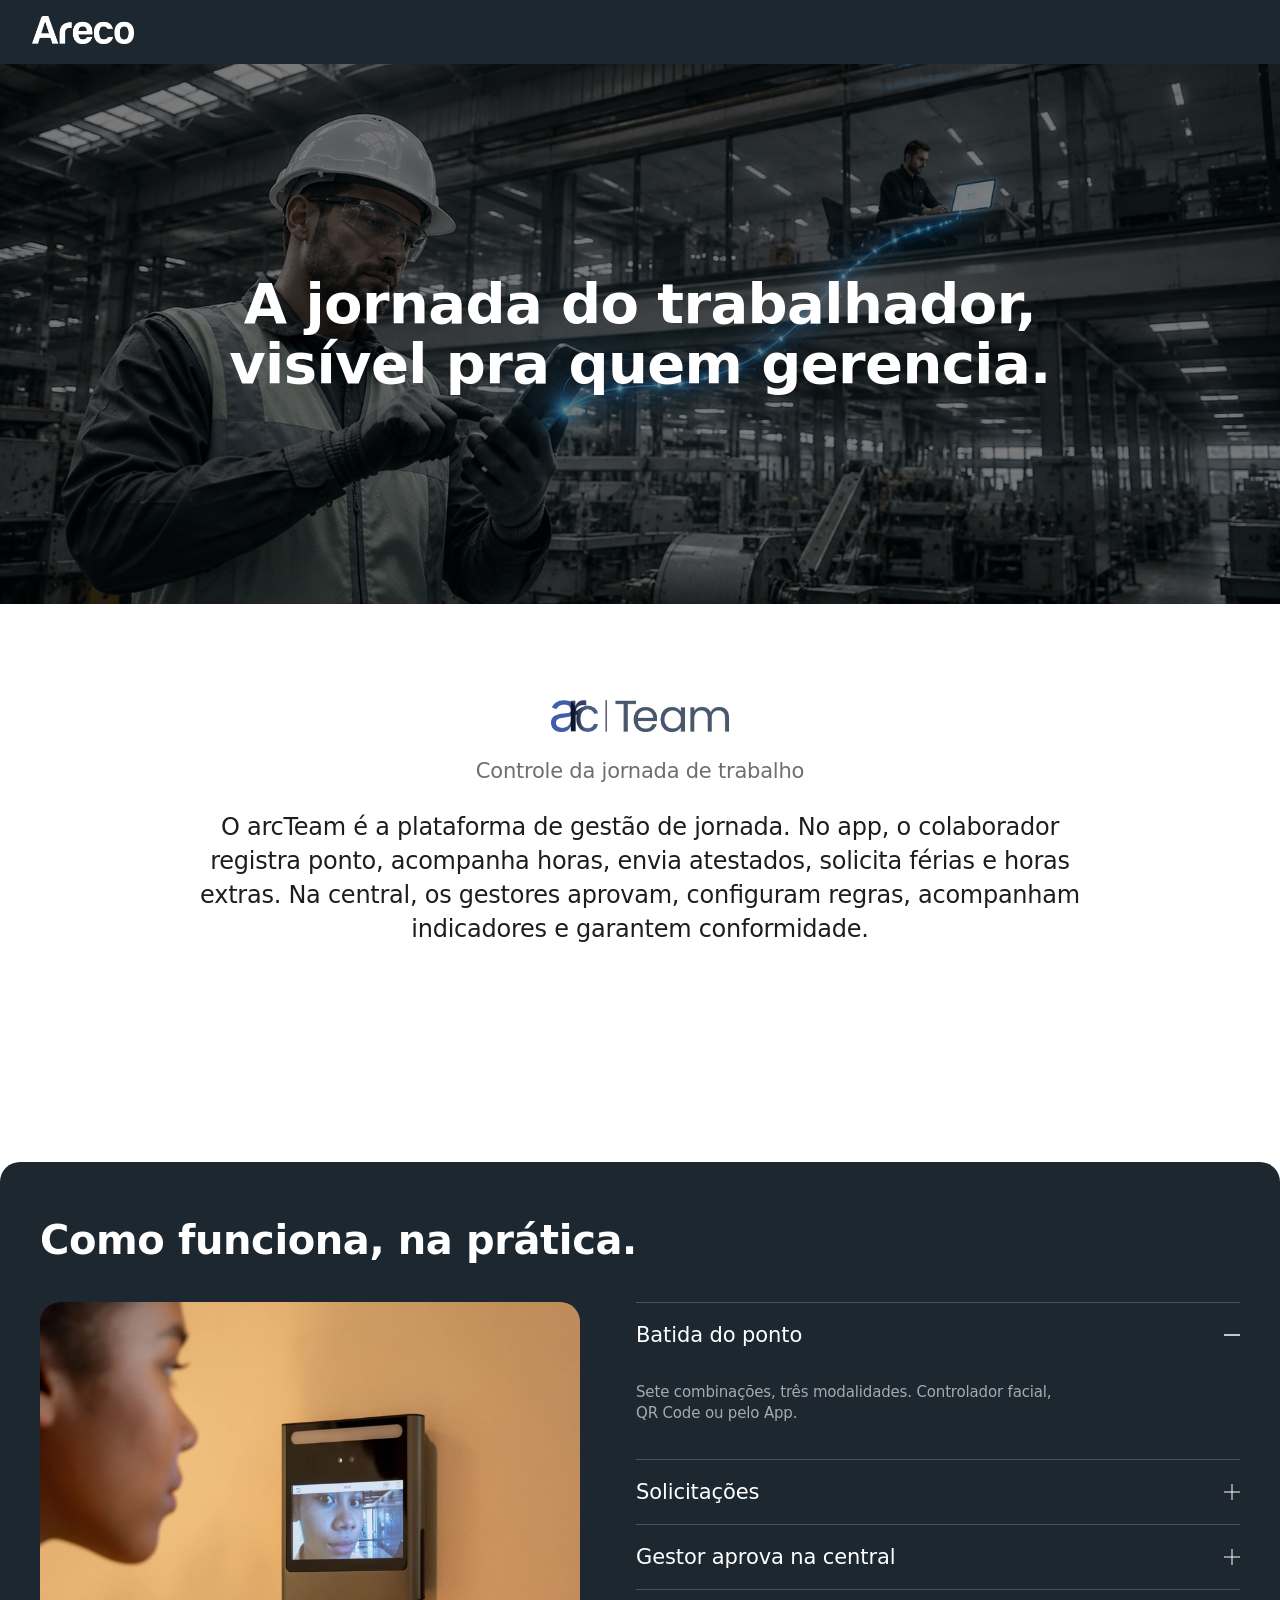
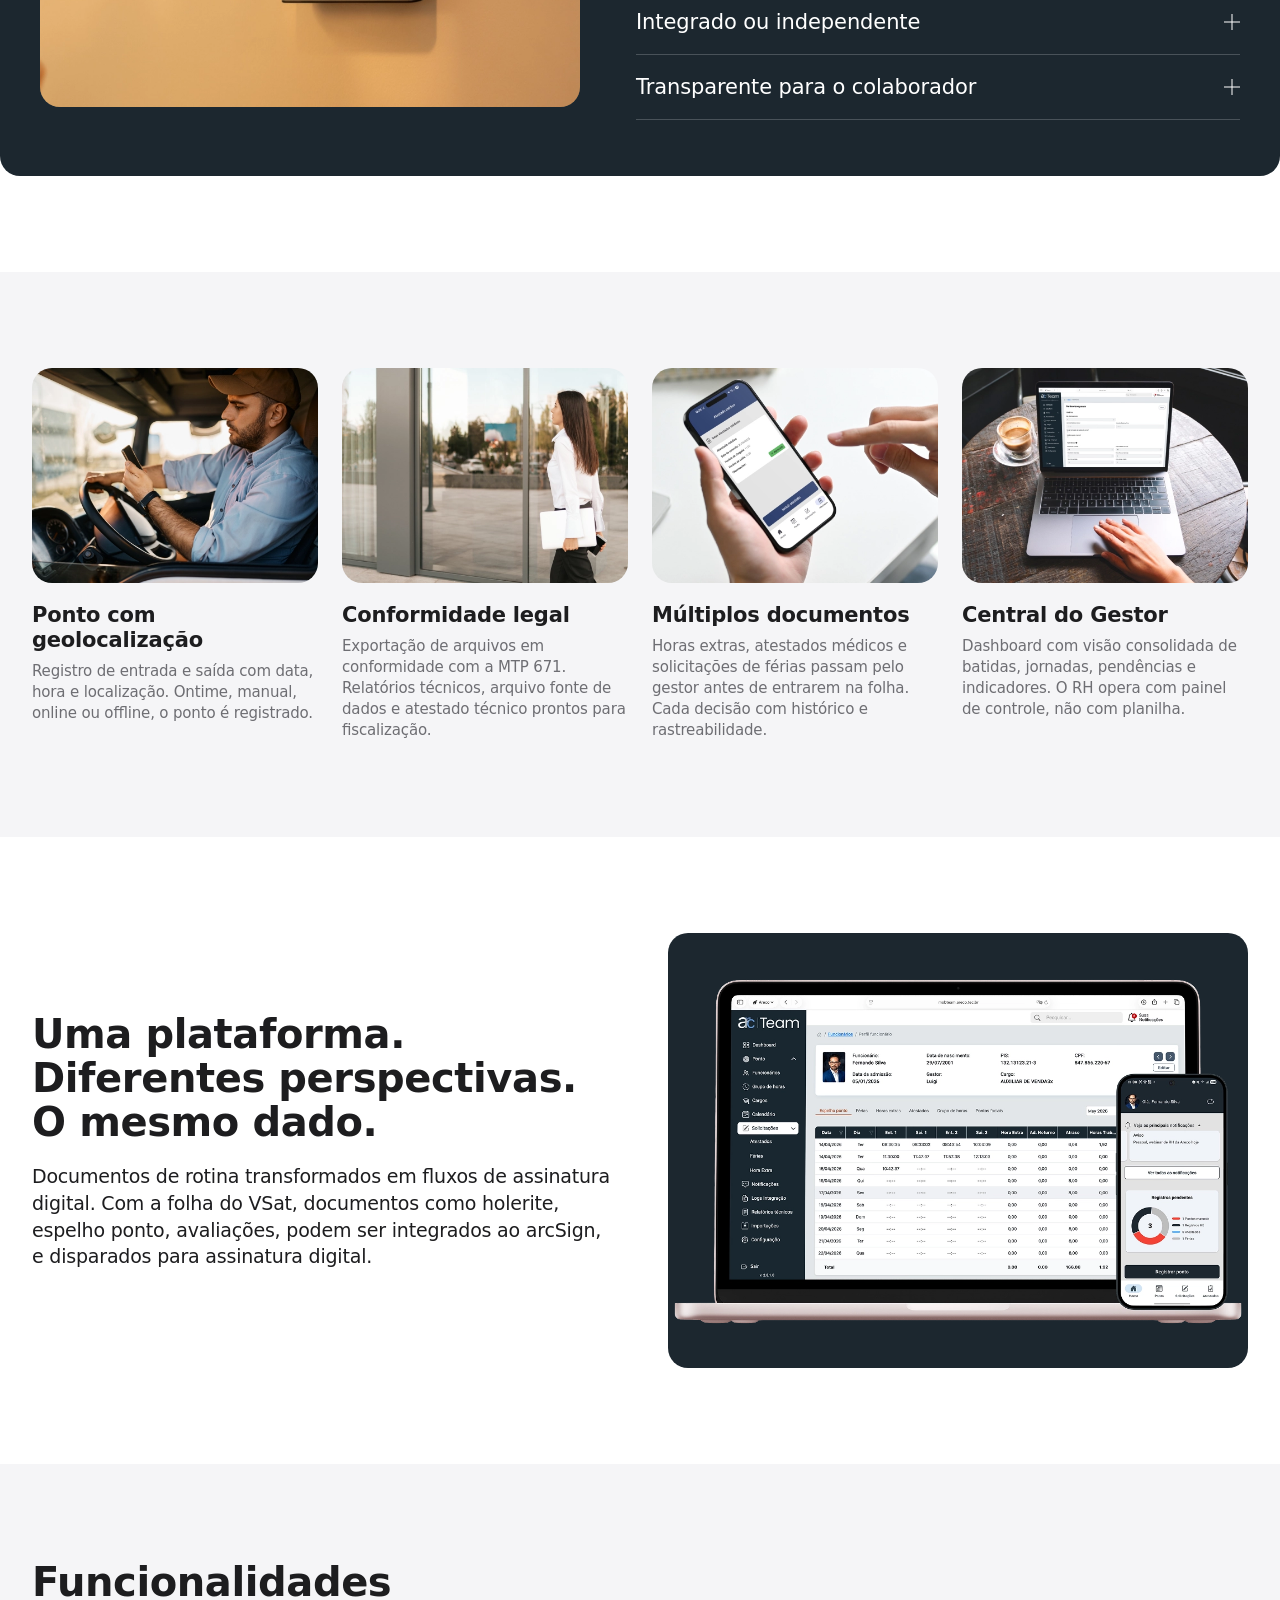
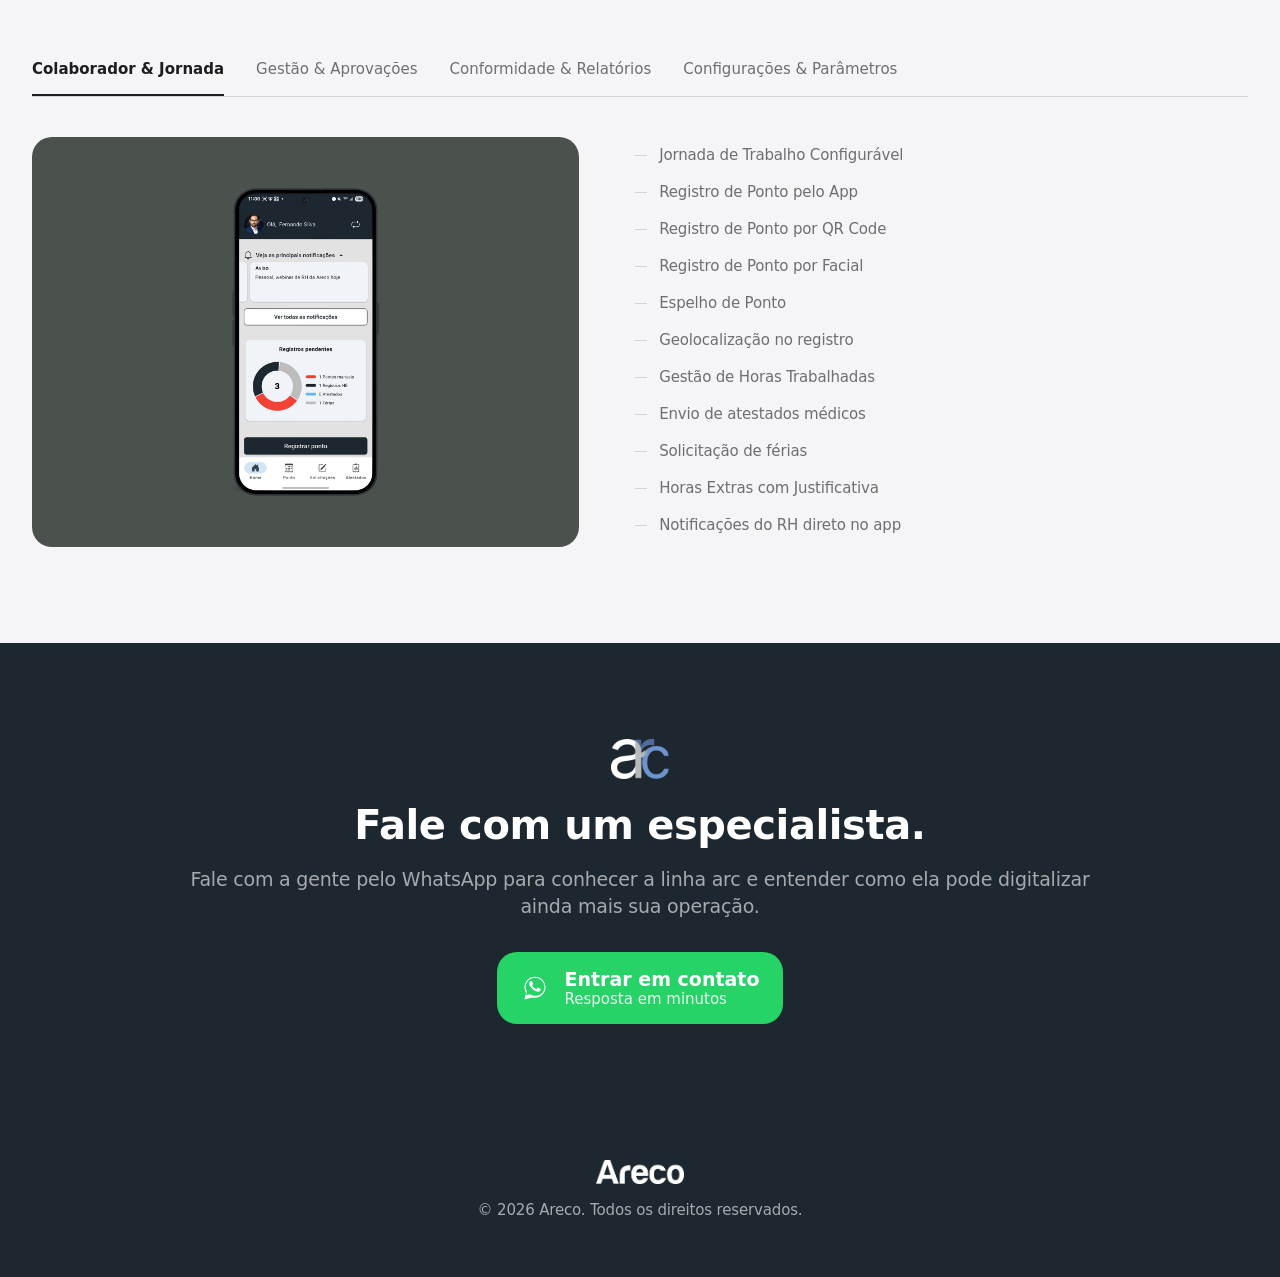
<file: index.html>
<!DOCTYPE html>
<html lang="pt-BR">
<head>
  <meta charset="UTF-8">
  <meta name="viewport" content="width=device-width, initial-scale=1.0">
  <title>arc Team | Areco</title>
  <link rel="stylesheet" href="assets/css/style.css">
</head>
<body>

  <header class="site-header">
    <div class="container">
      <a href="index.html" class="site-header-logo">
        <img src="assets/img/logo.png" alt="Areco" width="1540" height="422">
      </a>
    </div>
  </header>

  <section class="hero">
    <div class="hero-text reveal">
      <h1 class="display">A jornada do trabalhador, visível pra quem gerencia.</h1>
    </div>
  </section>

  <section class="intro">
    <div class="container text-block reveal">
      <img class="intro-logo" src="assets/img/arcTeam1.webp" alt="arc Team" width="1146" height="205">
      <p class="caption">Controle da jornada de trabalho</p>
      <p class="body-text">O arcTeam é a plataforma de gestão de jornada. No app, o colaborador registra ponto, acompanha horas, envia atestados, solicita férias e horas extras. Na central, os gestores aprovam, configuram regras, acompanham indicadores e garantem conformidade.</p>
    </div>
  </section>

  <section class="destaques">
    <div class="container">
      <h2 class="heading destaques-heading reveal">Como funciona, na prática.</h2>
      <div class="destaques-grid">
        <div class="destaques-media reveal">
          <div class="destaques-image-wrap">
            <img class="destaques-image is-active" data-index="0" src="assets/img/batida-ponto.webp" alt="Batida do ponto" width="1080" height="629">
            <img class="destaques-image" data-index="1" src="assets/img/solicitações.webp" alt="Solicitações" width="1080" height="629">
            <img class="destaques-image" data-index="2" src="assets/img/gestor-aprova.webp" alt="Gestor aprova na central" width="1080" height="629">
            <img class="destaques-image" data-index="3" src="assets/img/integrado.webp" alt="Integrado ou independente" width="1080" height="629">
            <img class="destaques-image" data-index="4" src="assets/img/transparente.webp" alt="Transparente para o colaborador" width="1080" height="629">
          </div>
        </div>

        <div class="destaques-list reveal">
          <div class="destaques-item is-open" data-index="0">
            <button class="destaques-item-trigger" type="button" aria-expanded="true" aria-controls="destaque-panel-0" id="destaque-trigger-0">
              <span class="destaques-item-title">Batida do ponto</span>
              <span class="destaques-item-icon" aria-hidden="true"></span>
            </button>
            <div class="destaques-item-panel-wrap">
              <div class="destaques-item-panel" id="destaque-panel-0" role="region" aria-labelledby="destaque-trigger-0">
                <div class="destaques-item-panel-inner">
                  <p class="body-text-sm">Sete combinações, três modalidades. Controlador facial, QR Code ou pelo App.</p>
                </div>
              </div>
            </div>
          </div>

          <div class="destaques-item" data-index="1">
            <button class="destaques-item-trigger" type="button" aria-expanded="false" aria-controls="destaque-panel-1" id="destaque-trigger-1">
              <span class="destaques-item-title">Solicitações</span>
              <span class="destaques-item-icon" aria-hidden="true"></span>
            </button>
            <div class="destaques-item-panel-wrap">
              <div class="destaques-item-panel" id="destaque-panel-1" role="region" aria-labelledby="destaque-trigger-1">
                <div class="destaques-item-panel-inner">
                  <p class="body-text-sm">Horas extras, férias e atestados. A solicitação acompanha justificativa, período e anexos.</p>
                </div>
              </div>
            </div>
          </div>

          <div class="destaques-item" data-index="2">
            <button class="destaques-item-trigger" type="button" aria-expanded="false" aria-controls="destaque-panel-2" id="destaque-trigger-2">
              <span class="destaques-item-title">Gestor aprova na central</span>
              <span class="destaques-item-icon" aria-hidden="true"></span>
            </button>
            <div class="destaques-item-panel-wrap">
              <div class="destaques-item-panel" id="destaque-panel-2" role="region" aria-labelledby="destaque-trigger-2">
                <div class="destaques-item-panel-inner">
                  <p class="body-text-sm">Batidas manuais, solicitações, são avaliadas em uma interface única.</p>
                </div>
              </div>
            </div>
          </div>

          <div class="destaques-item" data-index="3">
            <button class="destaques-item-trigger" type="button" aria-expanded="false" aria-controls="destaque-panel-3" id="destaque-trigger-3">
              <span class="destaques-item-title">Integrado ou independente</span>
              <span class="destaques-item-icon" aria-hidden="true"></span>
            </button>
            <div class="destaques-item-panel-wrap">
              <div class="destaques-item-panel" id="destaque-panel-3" role="region" aria-labelledby="destaque-trigger-3">
                <div class="destaques-item-panel-inner">
                  <p class="body-text-sm">Jornadas, aprovações e registros sincronizados ao VSat. A folha de pagamento opera melhor.</p>
                </div>
              </div>
            </div>
          </div>

          <div class="destaques-item" data-index="4">
            <button class="destaques-item-trigger" type="button" aria-expanded="false" aria-controls="destaque-panel-4" id="destaque-trigger-4">
              <span class="destaques-item-title">Transparente para o colaborador</span>
              <span class="destaques-item-icon" aria-hidden="true"></span>
            </button>
            <div class="destaques-item-panel-wrap">
              <div class="destaques-item-panel" id="destaque-panel-4" role="region" aria-labelledby="destaque-trigger-4">
                <div class="destaques-item-panel-inner">
                  <p class="body-text-sm">O colaborador acompanha entradas, saídas, horas extras e ajustes direto no app.</p>
                </div>
              </div>
            </div>
          </div>
        </div>
      </div>
    </div>
  </section>

  <section class="highlights">
    <div class="container highlights-grid">
      <article class="highlight-card reveal">
        <div class="highlight-card-image-wrap">
          <img class="highlight-card-image" src="assets/img/ponto-geocalização.webp" alt="Ponto com geolocalização" width="576" height="384">
        </div>
        <h3 class="heading-sm">Ponto com geolocalização</h3>
        <p class="body-text-sm">Registro de entrada e saída com data, hora e localização. Ontime, manual, online ou offline, o ponto é registrado.</p>
      </article>

      <article class="highlight-card reveal">
        <div class="highlight-card-image-wrap">
          <img class="highlight-card-image" src="assets/img/conformidade-legal.webp" alt="Conformidade legal" width="576" height="384">
        </div>
        <h3 class="heading-sm">Conformidade legal</h3>
        <p class="body-text-sm">Exportação de arquivos em conformidade com a MTP 671. Relatórios técnicos, arquivo fonte de dados e atestado técnico prontos para fiscalização.</p>
      </article>

      <article class="highlight-card reveal">
        <div class="highlight-card-image-wrap">
          <img class="highlight-card-image" src="assets/img/multiplos-documentos.webp" alt="Múltiplos documentos" width="576" height="384">
        </div>
        <h3 class="heading-sm">Múltiplos documentos</h3>
        <p class="body-text-sm">Horas extras, atestados médicos e solicitações de férias passam pelo gestor antes de entrarem na folha. Cada decisão com histórico e rastreabilidade.</p>
      </article>

      <article class="highlight-card reveal">
        <div class="highlight-card-image-wrap">
          <img class="highlight-card-image" src="assets/img/central-gestor.webp" alt="Central do Gestor" width="576" height="384">
        </div>
        <h3 class="heading-sm">Central do Gestor</h3>
        <p class="body-text-sm">Dashboard com visão consolidada de batidas, jornadas, pendências e indicadores. O RH opera com painel de controle, não com planilha.</p>
      </article>
    </div>
  </section>

  <section class="two-column-section">
    <div class="container two-column">
      <div class="two-column-text reveal">
        <h2 class="heading">Uma plataforma. Diferentes perspectivas. O mesmo dado.</h2>
        <p class="body-text">Documentos de rotina transformados em fluxos de assinatura digital. Com a folha do VSat, documentos como holerite, espelho ponto, avaliações, podem ser integrados ao arcSign, e disparados para assinatura digital.</p>
      </div>
      <div class="two-column-media reveal">
        <img src="assets/img/DestaquesTeam.webp" alt="Painel do arcTeam com espelho de ponto e app do colaborador" width="1200" height="786">
      </div>
    </div>
  </section>

  <section class="funcionalidades">
    <div class="container">
      <h2 class="heading funcionalidades-heading reveal">Funcionalidades</h2>

      <div class="funcionalidades-tabs reveal" role="tablist">
        <button class="funcionalidades-tab is-active" type="button" role="tab" aria-selected="true" aria-controls="func-panel-0" id="func-tab-0" data-index="0">Colaborador &amp; Jornada</button>
        <button class="funcionalidades-tab" type="button" role="tab" aria-selected="false" aria-controls="func-panel-1" id="func-tab-1" data-index="1">Gestão &amp; Aprovações</button>
        <button class="funcionalidades-tab" type="button" role="tab" aria-selected="false" aria-controls="func-panel-2" id="func-tab-2" data-index="2">Conformidade &amp; Relatórios</button>
        <button class="funcionalidades-tab" type="button" role="tab" aria-selected="false" aria-controls="func-panel-3" id="func-tab-3" data-index="3">Configurações &amp; Parâmetros</button>
      </div>

      <div class="funcionalidades-groups reveal">
        <div class="funcionalidades-group is-active" data-index="0" id="func-panel-0" role="tabpanel" aria-labelledby="func-tab-0">
          <h3 class="funcionalidades-group-title subheading">Colaborador &amp; Jornada</h3>
          <div class="funcionalidades-media">
            <div class="funcionalidades-image-wrap">
              <img class="funcionalidades-image is-portrait" src="assets/img/colaborador.webp" alt="Colaborador &amp; Jornada" width="560" height="1288">
            </div>
          </div>
          <ul class="funcionalidades-list">
            <li class="body-text-sm">Jornada de Trabalho Configurável</li>
            <li class="body-text-sm">Registro de Ponto pelo App</li>
            <li class="body-text-sm">Registro de Ponto por QR Code</li>
            <li class="body-text-sm">Registro de Ponto por Facial</li>
            <li class="body-text-sm">Espelho de Ponto</li>
            <li class="body-text-sm">Geolocalização no registro</li>
            <li class="body-text-sm">Gestão de Horas Trabalhadas</li>
            <li class="body-text-sm">Envio de atestados médicos</li>
            <li class="body-text-sm">Solicitação de férias</li>
            <li class="body-text-sm">Horas Extras com Justificativa</li>
            <li class="body-text-sm">Notificações do RH direto no app</li>
          </ul>
        </div>

        <div class="funcionalidades-group" data-index="1" id="func-panel-1" role="tabpanel" aria-labelledby="func-tab-1">
          <h3 class="funcionalidades-group-title subheading">Gestão &amp; Aprovações</h3>
          <div class="funcionalidades-media">
            <div class="funcionalidades-image-wrap">
              <img class="funcionalidades-image" src="assets/img/gestao.webp" alt="Gestão &amp; Aprovações" width="828" height="614">
            </div>
          </div>
          <ul class="funcionalidades-list">
            <li class="body-text-sm">Múltiplos gestores</li>
            <li class="body-text-sm">Usuário master</li>
            <li class="body-text-sm">Visão consolidada de batidas e pendências</li>
            <li class="body-text-sm">Notificações para toda a empresa</li>
            <li class="body-text-sm">Gestão de solicitações (férias, horas extras, atestados médicos)</li>
            <li class="body-text-sm">Aprovação de batidas manuais</li>
            <li class="body-text-sm">Registro de geolocalização</li>
          </ul>
        </div>

        <div class="funcionalidades-group" data-index="2" id="func-panel-2" role="tabpanel" aria-labelledby="func-tab-2">
          <h3 class="funcionalidades-group-title subheading">Conformidade &amp; Relatórios</h3>
          <div class="funcionalidades-media">
            <div class="funcionalidades-image-wrap">
              <img class="funcionalidades-image" src="assets/img/conformidade.webp" alt="Conformidade &amp; Relatórios" width="828" height="611">
            </div>
          </div>
          <ul class="funcionalidades-list">
            <li class="body-text-sm">Exportação Portarias 671 e legado 1510</li>
            <li class="body-text-sm">Arquivo fonte de dados</li>
            <li class="body-text-sm">Atestado técnico e termo de responsabilidade</li>
            <li class="body-text-sm">Integração nativa com VSat ERP</li>
          </ul>
        </div>

        <div class="funcionalidades-group" data-index="3" id="func-panel-3" role="tabpanel" aria-labelledby="func-tab-3">
          <h3 class="funcionalidades-group-title subheading">Configurações &amp; Parâmetros</h3>
          <div class="funcionalidades-media">
            <div class="funcionalidades-image-wrap">
              <img class="funcionalidades-image" src="assets/img/configuração.webp" alt="Configurações &amp; Parâmetros" width="828" height="611">
            </div>
          </div>
          <ul class="funcionalidades-list">
            <li class="body-text-sm">7 combinações de batida</li>
            <li class="body-text-sm">Cadastro completo de funcionários</li>
            <li class="body-text-sm">Cadastro de cargos e grupos de horas</li>
            <li class="body-text-sm">Horários de trabalho por grupo</li>
            <li class="body-text-sm">Tolerância de ponto configurável</li>
            <li class="body-text-sm">Calendário com feriados nacionais, estaduais, municipais e da empresa</li>
            <li class="body-text-sm">Ajuste automático de jornada em feriados</li>
            <li class="body-text-sm">Tolerância de hora extra e de entrada</li>
          </ul>
        </div>
      </div>
    </div>
  </section>

  <section class="closing-cta">
    <div class="container text-block reveal">
      <img class="closing-cta-logo" src="assets/img/arc-logo.webp" alt="arc" width="156" height="106">
      <h2 class="heading">Fale com um especialista.</h2>
      <p class="body-text">Fale com a gente pelo WhatsApp para conhecer a linha arc e entender como ela pode digitalizar ainda mais sua operação.</p>
      <a class="whatsapp-cta" href="https://api.whatsapp.com/send/?phone=5519983760211&text=Ol%C3%A1%2C%20vim%20da%20p%C3%A1gina%20da%20linha%20arc%20e%20gostaria%20de%20mais%20informa%C3%A7%C3%B5es%20sobre%20o%20ecossistema%20Areco.%20Poderia%20me%20ajudar%3F&type=phone_number&app_absent=0" target="_blank" rel="noopener noreferrer">
        <svg class="whatsapp-cta-icon" viewBox="0 0 32 32" fill="currentColor" aria-hidden="true">
          <path d="M16.004 3C9.377 3 4 8.373 4 15c0 2.386.633 4.62 1.737 6.556L4 29l7.62-1.997A11.94 11.94 0 0 0 16.004 27C22.63 27 28 21.627 28 15S22.63 3 16.004 3zm0 21.818c-1.98 0-3.833-.55-5.412-1.507l-.388-.23-4.522 1.186 1.207-4.41-.253-.406A9.77 9.77 0 0 1 5.19 15c0-5.968 4.845-10.818 10.814-10.818S26.818 9.032 26.818 15 21.973 24.818 16.004 24.818zm5.94-8.17c-.325-.163-1.92-.947-2.218-1.056-.298-.108-.515-.163-.732.163-.217.325-.84 1.056-1.03 1.273-.19.217-.38.244-.706.081-.325-.163-1.373-.506-2.615-1.612-.966-.862-1.618-1.926-1.808-2.252-.19-.325-.02-.5.143-.663.146-.146.325-.38.488-.57.163-.19.217-.325.325-.542.109-.217.054-.407-.027-.57-.081-.163-.732-1.766-1.003-2.419-.264-.635-.532-.549-.732-.559l-.624-.011c-.217 0-.57.081-.868.407-.298.325-1.138 1.113-1.138 2.716s1.166 3.15 1.328 3.368c.163.217 2.294 3.503 5.56 4.912.777.335 1.383.535 1.855.685.779.248 1.488.213 2.049.129.625-.093 1.92-.785 2.19-1.543.271-.759.271-1.409.19-1.543-.081-.135-.298-.217-.624-.38z"/>
        </svg>
        <span class="whatsapp-cta-text">
          <strong>Entrar em contato</strong>
          <small>Resposta em minutos</small>
        </span>
      </a>
    </div>
  </section>

  <footer class="site-footer">
    <div class="container">
      <img src="assets/img/logo.png" alt="Areco" width="1540" height="422" class="site-footer-logo">
      <p class="caption">© 2026 Areco. Todos os direitos reservados.</p>
    </div>
  </footer>

  <script src="assets/js/main.js"></script>
</body>
</html>
</file>
<file: assets/css/style.css>
/* estilos do site arc Team */

:root {
  /* Colors — paleta Areco */
  --color-canvas-gunmetal: #9ea29f;
  --color-obsidian: #000000;
  --color-paper-white: #ffffff;
  --color-anodized-graphite: #4b514d;
  --color-brushed-steel: #8e9194;
  --color-linen-mist: #a7aaad;
  --color-aluminum-hairline: #d8d8d8;
  --color-areco-navy: #1c272f;
  --color-areco-orange: #9f4f32;

  /* Colors — neutros inspirados no canvas claro/hairline do estilo de referência */
  --color-carbon: #1d1d1f;
  --color-frost: #f5f5f7;
  --color-ash: #6e6e73;
  --color-hairline: #d2d2d7;
  --color-areco-navy-hairline: rgba(255, 255, 255, 0.2);

  /* Cor utilitária — reconhecimento da marca WhatsApp, só no CTA de contato */
  --color-whatsapp-green: #25d366;

  /* Typography — Font Families */
  --font-pp-neue-montreal: 'PP Neue Montreal', ui-sans-serif, system-ui, -apple-system, BlinkMacSystemFont, "Segoe UI", Roboto, sans-serif;

  /* Typography — Scale (clamp: mínimo mobile → máximo desktop já aprovado) */
  --text-caption: clamp(0.875rem, 0.84rem + 0.15vw, 0.9375rem);
  --leading-caption: 1.43;
  --tracking-caption: -0.0107em;
  --text-body-sm: clamp(0.875rem, 0.84rem + 0.15vw, 0.9375rem);
  --leading-body-sm: 1.4;
  --tracking-body-sm: -0.0107em;
  --text-body: clamp(1.0625rem, 1rem + 0.3vw, 1.1875rem);
  --leading-body: 1.42;
  --tracking-body: -0.0105em;
  --text-subheading: clamp(1.125rem, 1.05rem + 0.35vw, 1.3125rem);
  --leading-subheading: 1.3;
  --tracking-subheading: -0.0048em;
  --text-heading-sm: clamp(1.375rem, 1.15rem + 1vw, 1.875rem);
  --leading-heading-sm: 1.2;
  --tracking-heading-sm: -0.01em;
  --text-heading: clamp(1.75rem, 1.35rem + 1.8vw, 2.5rem);
  --leading-heading: 1.1;
  --tracking-heading: -0.01em;
  --text-display: clamp(2rem, 1.3rem + 3vw, 3.5rem);
  --leading-display: 1.07;
  --tracking-display: -0.0107em;

  /* Typography — Weights */
  --font-weight-light: 300;
  --font-weight-regular: 400;
  --font-weight-semibold: 600;

  /* Spacing */
  --spacing-unit: 4px;
  --spacing-16: 16px;
  --spacing-20: 20px;
  --spacing-24: 24px;
  --spacing-28: 28px;
  --spacing-32: 32px;
  --spacing-40: 40px;
  --spacing-56: 56px;
  --spacing-76: 76px;

  /* Layout */
  --page-max-width: 1280px;
  --text-max-width: 980px;
  --section-gap: 96px;
  --card-padding: 20px;
  --element-gap: 24px;

  /* Border Radius */
  --radius-lg: 20px;
  --radius-cards: 20px;
  --radius-images: 20px;
  --radius-inputs: 20px;
  --radius-pill: 980px;

  /* Surfaces */
  --surface-gunmetal-hero-canvas: #9ea29f;
  --surface-paper-white: #ffffff;
  --surface-anodized-graphite: #4b514d;
  --surface-areco-navy: #1c272f;
  --surface-frost: #f5f5f7;
}

* {
  box-sizing: border-box;
}

html {
  scroll-behavior: smooth;
}

body {
  margin: 0;
  font-family: var(--font-pp-neue-montreal);
  font-weight: var(--font-weight-regular);
  font-feature-settings: "kern" on, "liga" on;
  color: var(--color-carbon);
  background-color: var(--color-paper-white);
}

img,
video {
  max-width: 100%;
}

a {
  color: inherit;
}

.container {
  max-width: var(--page-max-width);
  margin: 0 auto;
  padding: 0 var(--spacing-32);
}

.text-block {
  max-width: var(--text-max-width);
  margin: 0 auto;
  text-align: center;
}

section {
  padding-block: var(--section-gap);
}

/* Caption / kicker */
.caption {
  font-size: var(--text-caption);
  line-height: var(--leading-caption);
  letter-spacing: var(--tracking-caption);
  color: var(--color-ash);
}

/* Headings */
.display {
  font-size: var(--text-display);
  line-height: var(--leading-display);
  letter-spacing: var(--tracking-display);
  font-weight: var(--font-weight-semibold);
  margin: 0;
}

.heading {
  font-size: var(--text-heading);
  line-height: var(--leading-heading);
  letter-spacing: var(--tracking-heading);
  font-weight: var(--font-weight-semibold);
  margin: 0;
}

.heading-sm {
  font-size: var(--text-heading-sm);
  line-height: var(--leading-heading-sm);
  letter-spacing: var(--tracking-heading-sm);
  font-weight: var(--font-weight-semibold);
  margin: 0;
}

.subheading {
  font-size: var(--text-subheading);
  line-height: var(--leading-subheading);
  letter-spacing: var(--tracking-subheading);
  font-weight: var(--font-weight-light);
}

.body-text {
  font-size: var(--text-body);
  line-height: var(--leading-body);
  letter-spacing: var(--tracking-body);
}

.body-text-sm {
  font-size: var(--text-body-sm);
  line-height: var(--leading-body-sm);
  letter-spacing: var(--tracking-body-sm);
  color: var(--color-ash);
}

/* Buttons — mantém o laranja como único fill sólido do sistema */
.button-primary {
  display: inline-block;
  background-color: var(--color-areco-orange);
  color: var(--color-paper-white);
  border: none;
  border-radius: var(--radius-pill);
  padding: 13px 26px;
  font-family: var(--font-pp-neue-montreal);
  font-size: 17px;
  line-height: 1.3;
  text-decoration: none;
  cursor: pointer;
  transition: transform 0.25s ease, opacity 0.25s ease;
}

.button-primary:hover {
  opacity: 0.9;
  transform: translateY(-1px);
}

.button-primary:active {
  transform: translateY(0);
  opacity: 1;
}

.button-secondary {
  display: inline-block;
  background-color: transparent;
  color: var(--color-carbon);
  border: 1px solid currentColor;
  border-radius: var(--radius-pill);
  padding: 13px 26px;
  font-family: var(--font-pp-neue-montreal);
  font-size: 17px;
  line-height: 1.3;
  text-decoration: none;
  cursor: pointer;
  transition: background-color 0.25s ease, color 0.25s ease, transform 0.25s ease;
}

.button-secondary:hover {
  background-color: var(--color-carbon);
  color: var(--color-paper-white);
  transform: translateY(-1px);
}

.closing-cta .button-secondary:hover {
  background-color: var(--color-paper-white);
  color: var(--color-areco-navy);
}

.button-secondary:active {
  transform: translateY(0);
}

/* Cabeçalho — fundo azul-marinho pra logo branca ficar legível */
.site-header {
  background-color: var(--color-areco-navy);
  padding-block: var(--spacing-16);
}

.site-header-logo {
  display: inline-block;
  line-height: 0;
}

.site-header-logo img {
  display: block;
  height: 28px;
  width: auto;
}

/* Hero — imagem de fundo, altura parcial pra revelar o resto do site ao rolar */
.hero {
  position: relative;
  width: 100%;
  aspect-ratio: 1672 / 941;
  max-height: clamp(360px, 60vh, 560px);
  display: flex;
  align-items: center;
  justify-content: center;
  background-image: url('../img/hero.png');
  background-size: cover;
  background-position: center;
  text-align: center;
  overflow: hidden;
}

.hero::before {
  content: '';
  position: absolute;
  inset: 0;
  background: rgba(0, 0, 0, 0.5);
}

.hero-text {
  position: relative;
  z-index: 1;
  max-width: var(--text-max-width);
  margin: 0 auto;
  padding: var(--spacing-24) var(--spacing-32);
  color: var(--color-paper-white);
}

@media (min-width: 700px) {
  .hero-text {
    padding-block: var(--spacing-56);
  }
}

/* Introdução */
.intro {
  background-color: var(--color-paper-white);
}

.intro-logo {
  display: block;
  height: 32px;
  width: auto;
  margin: 0 auto var(--spacing-24);
}

.intro .caption {
  margin-bottom: var(--spacing-16);
  font-size: var(--text-subheading);
}

.intro .body-text {
  font-size: clamp(1.1875rem, 1.1rem + 0.5vw, 1.5rem);
}

/* Grid de cards de destaque — sem painel de card, imagem + tipografia flat */
.highlights {
  background-color: var(--color-frost);
}

.highlights-grid {
  display: grid;
  grid-template-columns: repeat(4, 1fr);
  gap: var(--spacing-40) var(--element-gap);
}

.highlight-card {
  text-align: left;
}

.highlight-card-image-wrap {
  border-radius: var(--radius-images);
  overflow: hidden;
  margin-bottom: var(--spacing-20);
}

.highlight-card-image {
  display: block;
  width: 100%;
  height: auto;
  aspect-ratio: 4 / 3;
  object-fit: cover;
  background-color: var(--color-anodized-graphite);
  transition: transform 0.5s ease;
}

.highlight-card:hover .highlight-card-image {
  transform: scale(1.05);
}

.highlight-card .heading-sm {
  font-size: var(--text-subheading);
  margin-bottom: var(--spacing-8, 8px);
}

.highlight-card .body-text-sm {
  margin: var(--spacing-8, 8px) 0 0;
}

@media (max-width: 999px) {
  .highlights-grid {
    grid-template-columns: repeat(2, 1fr);
  }
}

@media (max-width: 599px) {
  .highlights-grid {
    grid-template-columns: 1fr;
  }
}

/* Two-column text + media */
.two-column-section {
  background-color: var(--color-paper-white);
}

.two-column {
  display: grid;
  grid-template-columns: 1fr 1fr;
  gap: var(--spacing-56);
  align-items: center;
}

.two-column-text .heading {
  margin-bottom: var(--spacing-16);
}

.two-column-media {
  border-radius: var(--radius-images);
  overflow: hidden;
  background-color: var(--color-areco-navy);
  aspect-ratio: 4 / 3;
  display: flex;
  align-items: center;
  justify-content: center;
}

.two-column-media img {
  width: 100%;
  height: 100%;
  object-fit: cover;
  display: block;
}

@media (max-width: 900px) {
  .two-column {
    grid-template-columns: 1fr;
  }
}

/* CTA de fechamento — mantém o fundo azul-marinho da Areco */
.closing-cta {
  background-color: var(--color-areco-navy);
  color: var(--color-paper-white);
  text-align: center;
}

.closing-cta-logo {
  display: block;
  height: 40px;
  width: auto;
  margin: 0 auto var(--spacing-24);
}

.closing-cta .heading {
  margin-bottom: var(--spacing-16);
}

.closing-cta .body-text {
  color: var(--color-linen-mist);
  margin-bottom: var(--spacing-32);
}

.whatsapp-cta {
  display: inline-flex;
  align-items: center;
  gap: var(--spacing-16);
  background-color: var(--color-whatsapp-green);
  color: var(--color-paper-white);
  padding: var(--spacing-16) var(--spacing-24);
  border-radius: var(--radius-images);
  text-decoration: none;
  transition: opacity 0.25s ease, transform 0.25s ease;
}

.whatsapp-cta:hover {
  opacity: 0.9;
  transform: translateY(-1px);
}

.whatsapp-cta-icon {
  width: 28px;
  height: 28px;
  flex: 0 0 auto;
}

.whatsapp-cta-text {
  display: flex;
  flex-direction: column;
  text-align: left;
}

.whatsapp-cta-text strong {
  font-size: var(--text-body);
  font-weight: var(--font-weight-semibold);
}

.whatsapp-cta-text small {
  font-size: var(--text-caption);
  font-weight: var(--font-weight-regular);
  opacity: 0.9;
}

/* Rodapé — logo branca + copyright, fundo azul-marinho */
.site-footer {
  background-color: var(--color-areco-navy);
  padding-block: var(--spacing-40);
  text-align: center;
}

.site-footer-logo {
  display: block;
  height: 24px;
  width: auto;
  margin: 0 auto var(--spacing-16);
}

.site-footer .caption {
  color: var(--color-linen-mist);
}

/* Destaques — accordion vertical com imagem que troca por estado */
.destaques {
  background-color: var(--color-paper-white);
}

.destaques .container {
  background-color: var(--color-areco-navy);
  color: var(--color-paper-white);
  border-radius: var(--radius-images);
  padding: var(--spacing-56) var(--spacing-40);
}

.destaques-heading {
  max-width: var(--text-max-width);
  margin-bottom: var(--spacing-40);
}

.destaques-grid {
  display: flex;
  gap: var(--spacing-56);
  align-items: flex-start;
}

.destaques-media {
  flex: 0 0 45%;
}

.destaques-image-wrap {
  position: relative;
  width: 100%;
  aspect-ratio: 4 / 3;
  border-radius: var(--radius-images);
  overflow: hidden;
  background-color: var(--color-anodized-graphite);
}

.destaques-image {
  position: absolute;
  inset: 0;
  width: 100%;
  height: 100%;
  object-fit: cover;
  opacity: 0;
  transition: opacity 0.4s ease;
}

.destaques-image.is-active {
  opacity: 1;
}

.destaques-list {
  flex: 1;
}

.destaques-item {
  border-bottom: 1px solid var(--color-areco-navy-hairline);
}

.destaques-item:first-child {
  border-top: 1px solid var(--color-areco-navy-hairline);
}

.destaques-item-trigger {
  display: flex;
  align-items: center;
  justify-content: space-between;
  gap: var(--spacing-16);
  width: 100%;
  min-height: 44px;
  padding: var(--spacing-20) 0;
  background: none;
  border: none;
  text-align: left;
  cursor: pointer;
  font-family: var(--font-pp-neue-montreal);
  color: var(--color-paper-white);
}

.destaques-item-title {
  font-size: var(--text-subheading);
  font-weight: var(--font-weight-regular);
  letter-spacing: var(--tracking-subheading);
}

.destaques-item-icon {
  position: relative;
  flex: 0 0 auto;
  width: 16px;
  height: 16px;
}

.destaques-item-icon::before,
.destaques-item-icon::after {
  content: '';
  position: absolute;
  background-color: var(--color-paper-white);
  transition: transform 0.3s ease;
}

.destaques-item-icon::before {
  top: 50%;
  left: 0;
  width: 100%;
  height: 1px;
  transform: translateY(-50%);
}

.destaques-item-icon::after {
  left: 50%;
  top: 0;
  width: 1px;
  height: 100%;
  transform: translateX(-50%);
}

.destaques-item.is-open .destaques-item-icon::after {
  transform: translateX(-50%) rotate(90deg);
}

.destaques-item-panel-wrap {
  display: grid;
  grid-template-rows: 0fr;
  transition: grid-template-rows 0.4s ease;
}

.destaques-item.is-open .destaques-item-panel-wrap {
  grid-template-rows: 1fr;
}

.destaques-item-panel {
  overflow: hidden;
  min-height: 0;
}

.destaques-item-panel-inner {
  padding-bottom: var(--spacing-20);
  max-width: 440px;
}

.destaques-item-panel-inner .body-text-sm {
  color: var(--color-linen-mist);
}

@media (max-width: 1023px) {
  .destaques-media {
    flex: 0 0 40%;
  }
}

@media (max-width: 767px) {
  .destaques-grid {
    flex-direction: column;
  }

  .destaques-media {
    flex-basis: auto;
    width: 100%;
  }

  .destaques-list {
    width: 100%;
  }
}

/* Funcionalidades — tabs horizontais com imagem e lista que trocam por estado */
.funcionalidades {
  background-color: var(--color-frost);
}

.funcionalidades-heading {
  margin-bottom: var(--spacing-40);
}

.funcionalidades-tabs {
  display: flex;
  gap: var(--spacing-32);
  overflow-x: auto;
  border-bottom: 1px solid var(--color-hairline);
  margin-bottom: var(--spacing-40);
}

.funcionalidades-tab {
  flex: 0 0 auto;
  min-height: 44px;
  padding: var(--spacing-16) 0;
  background: none;
  border: none;
  border-bottom: 2px solid transparent;
  font-family: var(--font-pp-neue-montreal);
  font-size: var(--text-body-sm);
  color: var(--color-ash);
  white-space: nowrap;
  cursor: pointer;
  transition: color 0.25s ease, border-color 0.25s ease;
}

.funcionalidades-tab.is-active {
  color: var(--color-carbon);
  font-weight: var(--font-weight-semibold);
  border-bottom-color: var(--color-carbon);
}

.funcionalidades-groups {
  position: relative;
  display: grid;
}

.funcionalidades-group {
  grid-area: 1 / 1;
  display: flex;
  gap: var(--spacing-56);
  align-items: flex-start;
  opacity: 0;
  pointer-events: none;
  transition: opacity 0.4s ease;
}

.funcionalidades-group.is-active {
  opacity: 1;
  pointer-events: auto;
}

.funcionalidades-group-title {
  display: none;
}

.funcionalidades-media {
  flex: 0 0 45%;
}

.funcionalidades-image-wrap {
  position: relative;
  width: 100%;
  aspect-ratio: 4 / 3;
  border-radius: var(--radius-images);
  overflow: hidden;
  background-color: var(--color-anodized-graphite);
}

.funcionalidades-image {
  display: block;
  width: 100%;
  height: 100%;
  object-fit: cover;
}

.funcionalidades-image.is-portrait {
  object-fit: contain;
  padding: var(--spacing-24);
}

.funcionalidades-list {
  flex: 1;
  list-style: none;
  margin: 0;
  padding: 0;
}

.funcionalidades-list li {
  position: relative;
  padding: 8px 0 8px 24px;
}

.funcionalidades-list li::before {
  content: '';
  position: absolute;
  left: 0;
  top: 18px;
  width: 12px;
  height: 1px;
  background-color: var(--color-hairline);
}

@media (max-width: 1023px) {
  .funcionalidades-media {
    flex: 0 0 40%;
  }
}

@media (max-width: 767px) {
  .funcionalidades-tabs {
    display: none;
  }

  .funcionalidades-groups {
    display: block;
  }

  .funcionalidades-group {
    position: static;
    grid-area: auto;
    flex-direction: column;
    opacity: 1;
    pointer-events: auto;
    transition: none;
    margin-bottom: var(--spacing-56);
  }

  .funcionalidades-group:last-child {
    margin-bottom: 0;
  }

  .funcionalidades-group-title {
    display: block;
    margin-bottom: var(--spacing-16);
  }

  .funcionalidades-media {
    flex-basis: auto;
    width: 100%;
    margin-bottom: var(--spacing-24);
  }

  .funcionalidades-list {
    width: 100%;
  }
}

/* Animações de entrada ao rolar a página */
.reveal {
  opacity: 0;
  transform: translateY(28px);
  transition: opacity 0.7s ease, transform 0.7s ease;
}

.reveal.is-visible {
  opacity: 1;
  transform: translateY(0);
}

.highlights-grid .reveal:nth-child(2) {
  transition-delay: 0.1s;
}

.highlights-grid .reveal:nth-child(3) {
  transition-delay: 0.2s;
}

.highlights-grid .reveal:nth-child(4) {
  transition-delay: 0.3s;
}

@media (prefers-reduced-motion: reduce) {
  html {
    scroll-behavior: auto;
  }

  .reveal {
    opacity: 1;
    transform: none;
    transition: none;
  }

  .button-primary,
  .button-secondary,
  .whatsapp-cta,
  .highlight-card-image {
    transition: none;
  }

  .button-primary:hover,
  .button-secondary:hover,
  .whatsapp-cta:hover,
  .highlight-card:hover .highlight-card-image {
    transform: none;
  }

  .destaques-image,
  .destaques-item-icon::before,
  .destaques-item-icon::after,
  .destaques-item-panel-wrap {
    transition: none;
  }

  .funcionalidades-tab,
  .funcionalidades-group {
    transition: none;
  }
}
</file>
